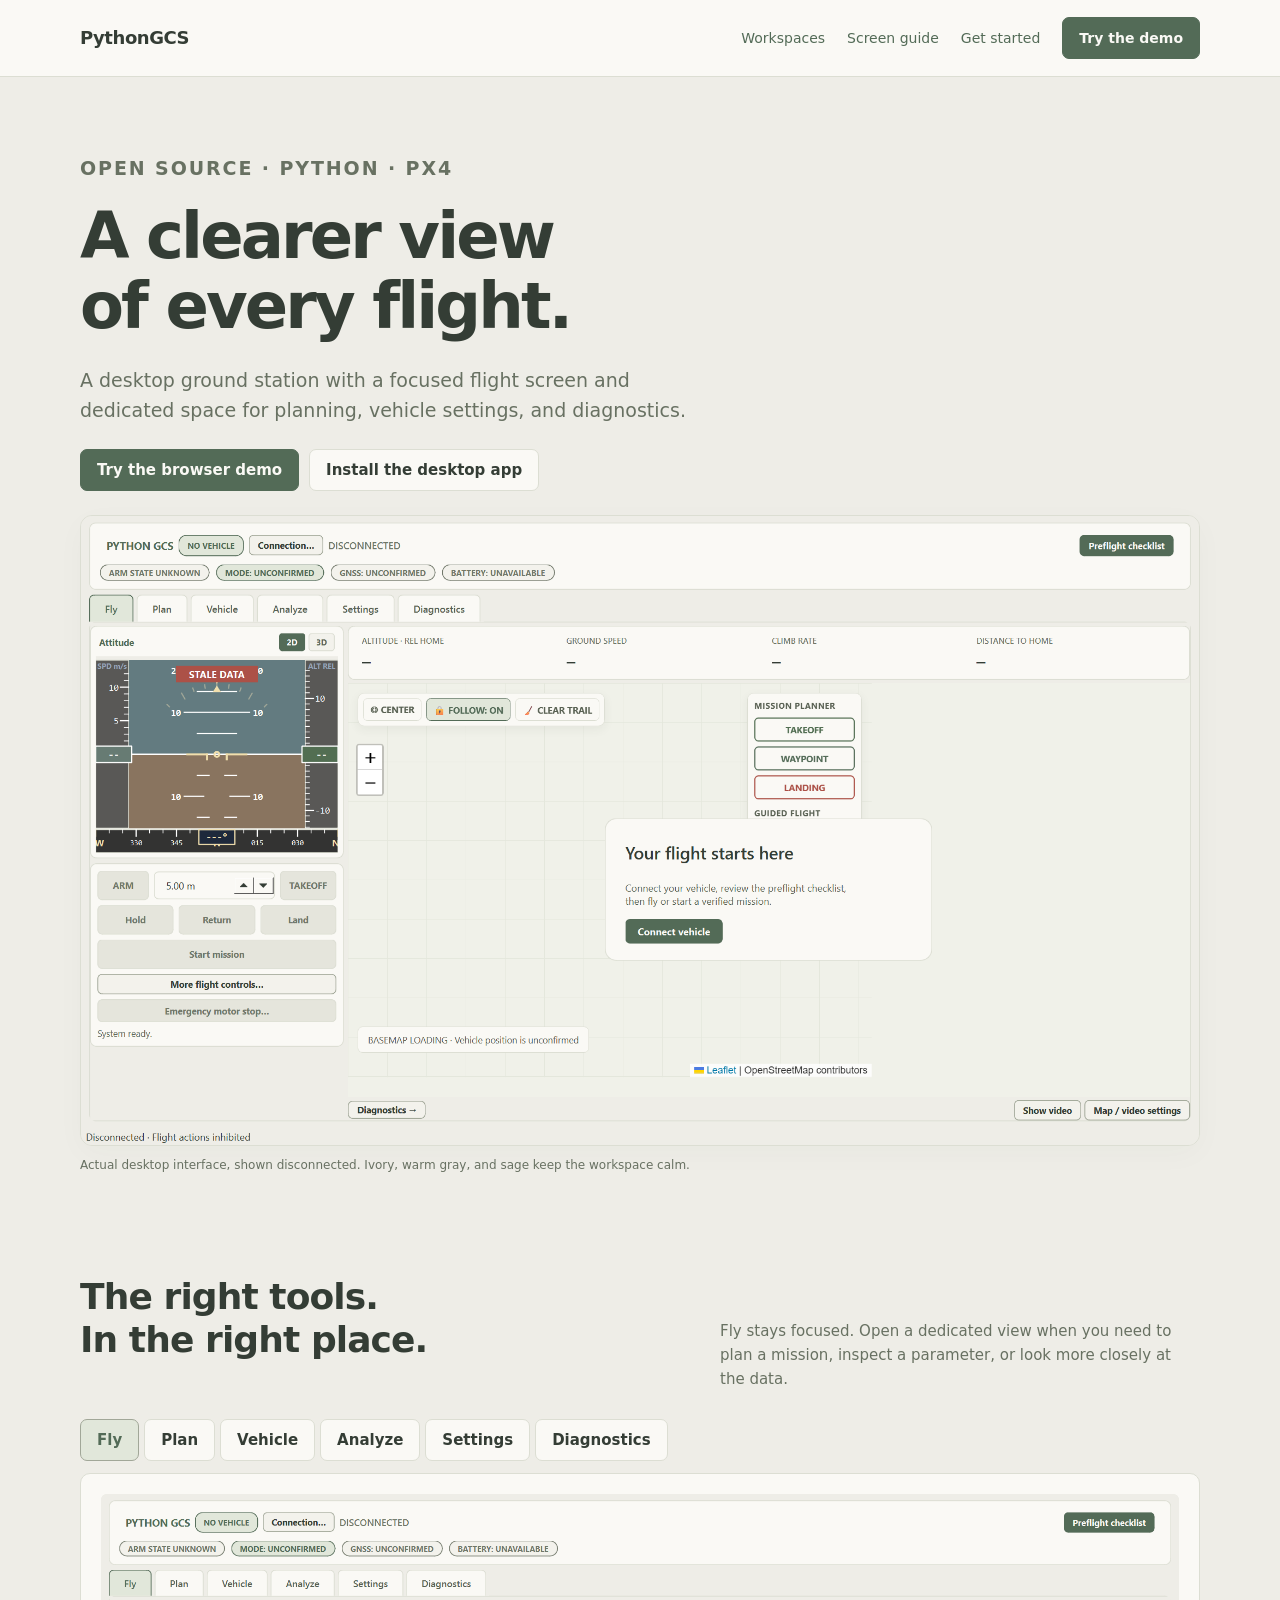
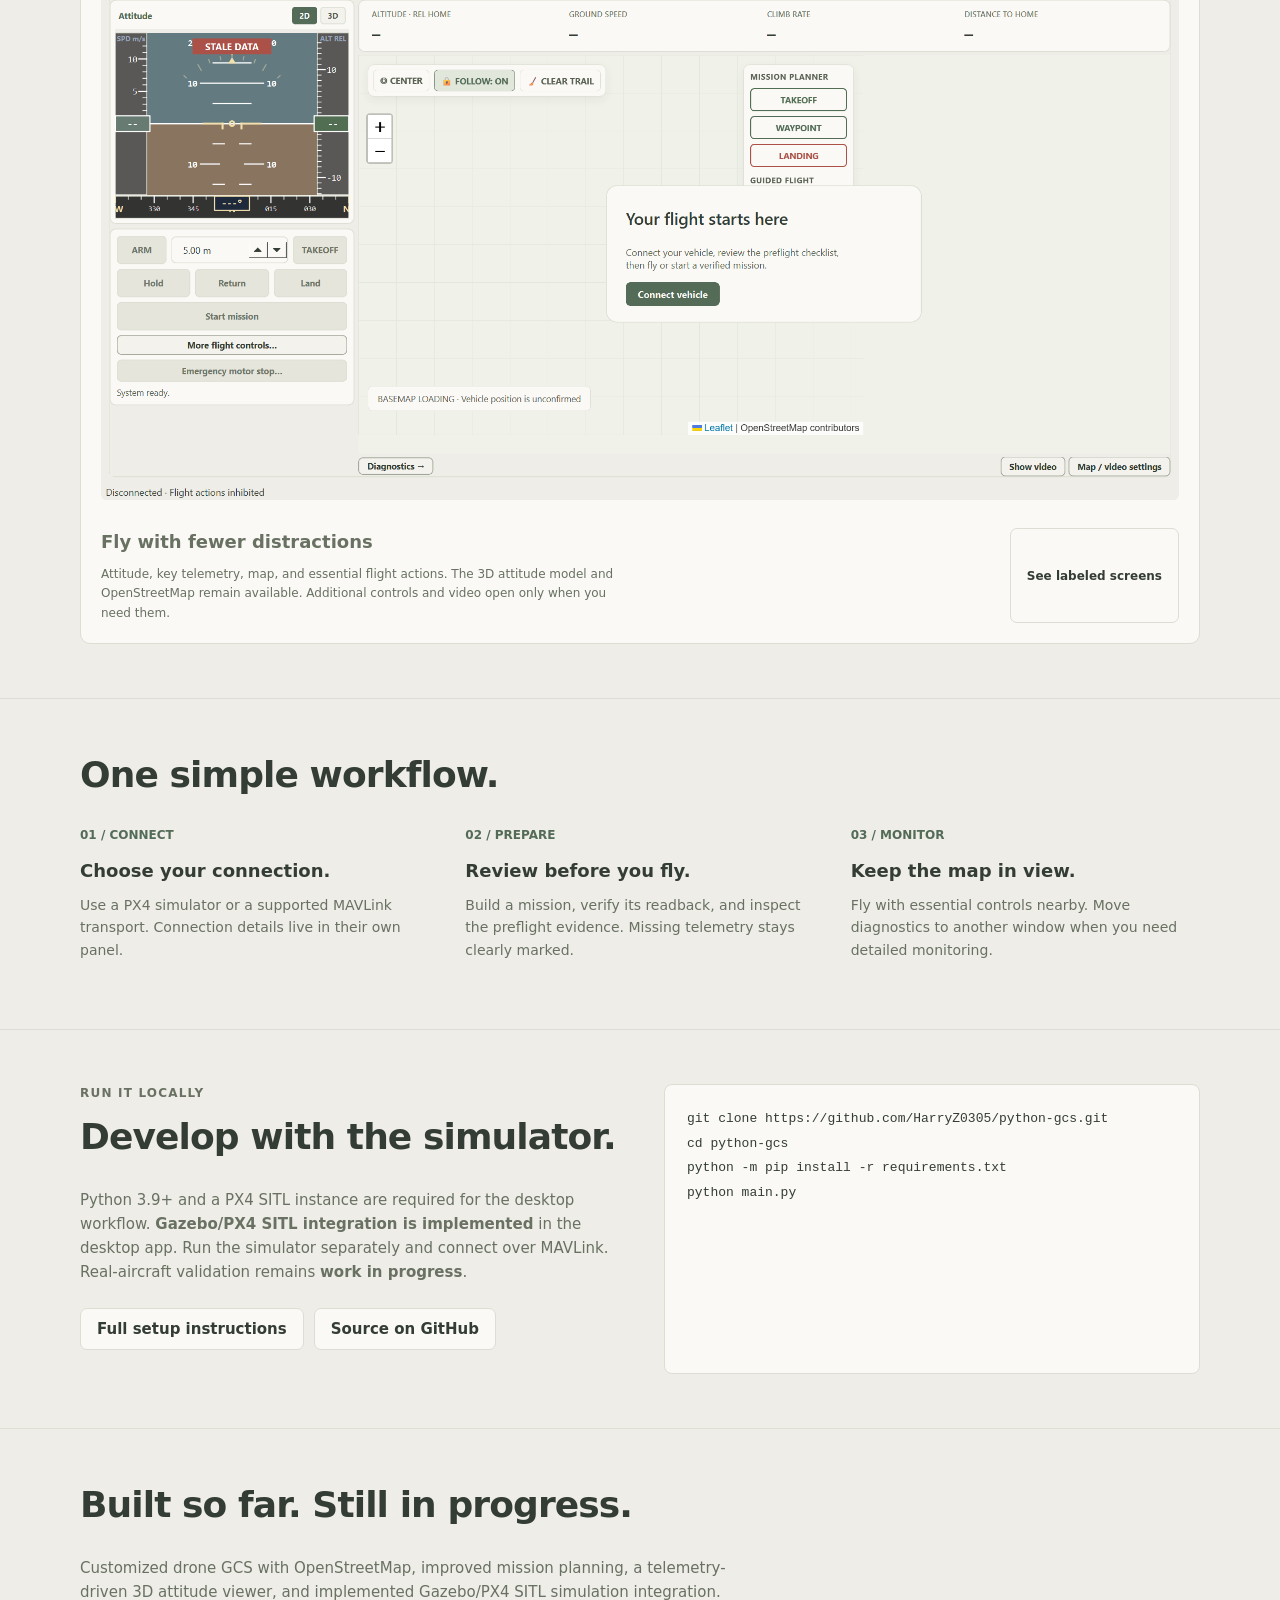
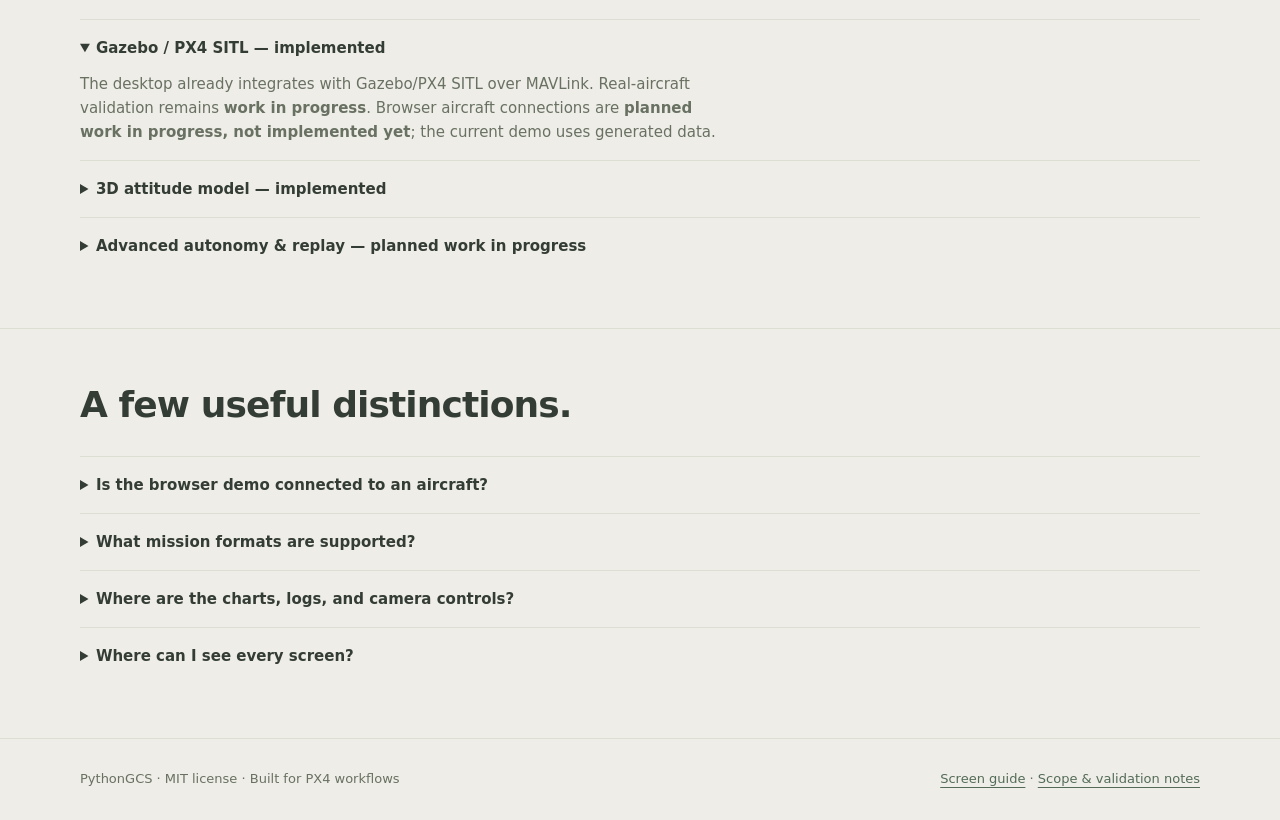
<file: index.html>
<!doctype html>
<html lang="en">
  <head>
    <meta charset="utf-8" />
    <meta name="viewport" content="width=device-width,initial-scale=1" />
    <meta
      name="description"
      content="Custom drone GCS with OpenStreetMap, mission planning, and 3D attitude. Gazebo/PX4 SITL integration is implemented; real-aircraft validation is work in progress."
    />
    <meta name="gcs-web-version" content="preserved-flight-features-4" />
    <title>PythonGCS — Clearer ground control</title>
    <link rel="stylesheet" href="assets/site.css?v=6" />
  </head>
  <body data-release="preserved-flight-features-4">
    <a class="skip-link" href="#main">Skip to content</a>
    <header class="site-header">
      <div class="wrap header-inner">
        <a class="brand" href="./" aria-label="PythonGCS home">PythonGCS</a>
        <nav class="header-links" aria-label="Main navigation">
          <a href="#workspaces">Workspaces</a><a href="guide/">Screen guide</a
          ><a href="#start">Get started</a
          ><a href="web_gcs.html" class="button primary">Try the demo</a>
        </nav>
      </div>
    </header>
    <main id="main">
      <section class="hero wrap">
        <p class="eyebrow">Open source · Python · PX4</p>
        <h1>A clearer view<br />of every flight.</h1>
        <p>
          A desktop ground station with a focused flight screen and dedicated
          space for planning, vehicle settings, and diagnostics.
        </p>
        <div class="actions">
          <a class="button primary" href="web_gcs.html">Try the browser demo</a
          ><a class="button" href="#start">Install the desktop app</a>
        </div>
        <figure>
          <img
            class="hero-image"
            src="design/fly-workspace.png"
            width="2049"
            height="1152"
            alt="The actual PythonGCS desktop Fly workspace with a large map area and a compact instrument and flight-action rail"
          />
          <figcaption>
            Actual desktop interface, shown disconnected. Ivory, warm gray, and
            sage keep the workspace calm.
          </figcaption>
        </figure>
      </section>
      <section class="section" id="workspaces">
        <div class="wrap">
          <div class="section-intro">
            <h2>The right tools.<br />In the right place.</h2>
            <p>
              Fly stays focused. Open a dedicated view when you need to plan a
              mission, inspect a parameter, or look more closely at the data.
            </p>
          </div>
          <div
            class="view-picker"
            aria-label="Explore desktop workspaces"
            id="workspace-picker"
          >
            <button type="button" data-workspace="fly" aria-pressed="true">
              Fly</button
            ><button type="button" data-workspace="plan" aria-pressed="false">
              Plan</button
            ><button
              type="button"
              data-workspace="vehicle"
              aria-pressed="false"
            >
              Vehicle</button
            ><button
              type="button"
              data-workspace="analyze"
              aria-pressed="false"
            >
              Analyze</button
            ><button
              type="button"
              data-workspace="settings"
              aria-pressed="false"
            >
              Settings</button
            ><button
              type="button"
              data-workspace="diagnostics"
              aria-pressed="false"
            >
              Diagnostics
            </button>
          </div>
          <figure class="gallery-card">
            <img
              id="workspace-image"
              src="design/fly-workspace.png"
              alt="Actual disconnected Fly workspace"
              loading="lazy"
            />
            <figcaption class="gallery-copy">
              <div>
                <h3 id="workspace-title">Fly with fewer distractions</h3>
                <p id="workspace-description">
                  Attitude, key telemetry, map, and essential flight actions.
                  The 3D attitude model and OpenStreetMap remain available.
                  Additional controls and video open only when you need them.
                </p>
              </div>
              <a href="guide/" class="button">See labeled screens</a>
            </figcaption>
          </figure>
        </div>
      </section>
      <section class="section">
        <div class="wrap">
          <h2>One simple workflow.</h2>
          <div class="steps">
            <div>
              <span class="step-number">01 / CONNECT</span>
              <h3>Choose your connection.</h3>
              <p>
                Use a PX4 simulator or a supported MAVLink transport. Connection
                details live in their own panel.
              </p>
            </div>
            <div>
              <span class="step-number">02 / PREPARE</span>
              <h3>Review before you fly.</h3>
              <p>
                Build a mission, verify its readback, and inspect the preflight
                evidence. Missing telemetry stays clearly marked.
              </p>
            </div>
            <div>
              <span class="step-number">03 / MONITOR</span>
              <h3>Keep the map in view.</h3>
              <p>
                Fly with essential controls nearby. Move diagnostics to another
                window when you need detailed monitoring.
              </p>
            </div>
          </div>
        </div>
      </section>
      <section class="section" id="start">
        <div class="wrap start-layout">
          <div>
            <p class="eyebrow">Run it locally</p>
            <h2>Develop with the simulator.</h2>
            <p class="muted">
              Python 3.9+ and a PX4 SITL instance are required for the desktop
              workflow.
              <strong>Gazebo/PX4 SITL integration is implemented</strong> in the
              desktop app. Run the simulator separately and connect over
              MAVLink. Real-aircraft validation remains
              <strong>work in progress</strong>.
            </p>
            <div class="actions">
              <a
                class="button"
                href="https://github.com/HarryZ0305/python-gcs#readme"
                >Full setup instructions</a
              ><a href="https://github.com/HarryZ0305/python-gcs" class="button"
                >Source on GitHub</a
              >
            </div>
          </div>
          <pre><code>git clone https://github.com/HarryZ0305/python-gcs.git
cd python-gcs
python -m pip install -r requirements.txt
python main.py</code></pre>
        </div>
      </section>
      <section class="section">
        <div class="wrap">
          <h2 id="project-status">Built so far. Still in progress.</h2>
          <p class="muted">
            Customized drone GCS with OpenStreetMap, improved mission planning,
            a telemetry-driven 3D attitude viewer, and implemented Gazebo/PX4
            SITL simulation integration.
          </p>
          <details open>
            <summary>Gazebo / PX4 SITL — implemented</summary>
            <p>
              The desktop already integrates with Gazebo/PX4 SITL over MAVLink.
              Real-aircraft validation remains
              <strong>work in progress</strong>. Browser aircraft connections
              are
              <strong>planned work in progress, not implemented yet</strong>;
              the current demo uses generated data.
            </p>
          </details>
          <details>
            <summary>3D attitude model — implemented</summary>
            <p>
              The desktop has a telemetry-driven aircraft attitude viewer that
              requires WebGL. The original 3D model is implemented and available
              in Fly; WebGL is required. 3D terrain reconstruction is
              <strong>planned work in progress, not implemented yet</strong>.
            </p>
          </details>
          <details>
            <summary>
              Advanced autonomy & replay — planned work in progress
            </summary>
            <p>
              Local mission editing, survey grids, a supported .plan subset, and
              historical CSV review are implemented. Terrain following, geofence
              editing, calibration wizards, broader mission formats, and full
              flight-log replay are <strong>planned work in progress</strong>.
              <a
                href="https://github.com/HarryZ0305/python-gcs/blob/main/docs/feature-status.md"
                >See feature status and implementation evidence</a
              >.
            </p>
          </details>
        </div>
      </section>
      <section class="section">
        <div class="wrap">
          <h2>A few useful distinctions.</h2>
          <details>
            <summary>Is the browser demo connected to an aircraft?</summary>
            <p>
              No. It is a local browser simulation for exploring the interface.
              Its flight motion, readings, video illustration, and event log are
              generated in your browser. Browser aircraft connections are
              <strong>work in progress (planned, not implemented yet)</strong>.
              Desktop Gazebo/PX4 SITL integration is implemented; real-aircraft
              validation remains <strong>work in progress</strong>.
            </p>
          </details>
          <details>
            <summary>What mission formats are supported?</summary>
            <p>
              The desktop editor supports the documented home-relative takeoff,
              waypoint, and landing subset of QGroundControl .plan files. It
              rejects unsupported mission semantics rather than silently
              changing them.
            </p>
          </details>
          <details>
            <summary>Where are the charts, logs, and camera controls?</summary>
            <p>
              Charts and event analysis have an Analyze view. Stream health and
              command messages are in Diagnostics, which can detach to a second
              window. Camera sources are configured in Settings, and video
              appears on demand in Fly.
            </p>
          </details>
          <details>
            <summary>Where can I see every screen?</summary>
            <p>
              The <a href="guide/">illustrated screen guide</a> includes all six
              workspaces, principal dialogs, and viewing modes, with bold labels
              showing where each feature is.
            </p>
          </details>
        </div>
      </section>
    </main>
    <footer>
      <div class="wrap footer-inner">
        <span>PythonGCS · MIT license · Built for PX4 workflows</span
        ><span
          ><a href="guide/">Screen guide</a> ·
          <a
            href="https://github.com/HarryZ0305/python-gcs/blob/main/docs/desktop-upgrade.md"
            >Scope & validation notes</a
          ></span
        >
      </div>
    </footer>
    <script type="module" src="assets/site.js?v=3"></script>
  </body>
</html>
</file>
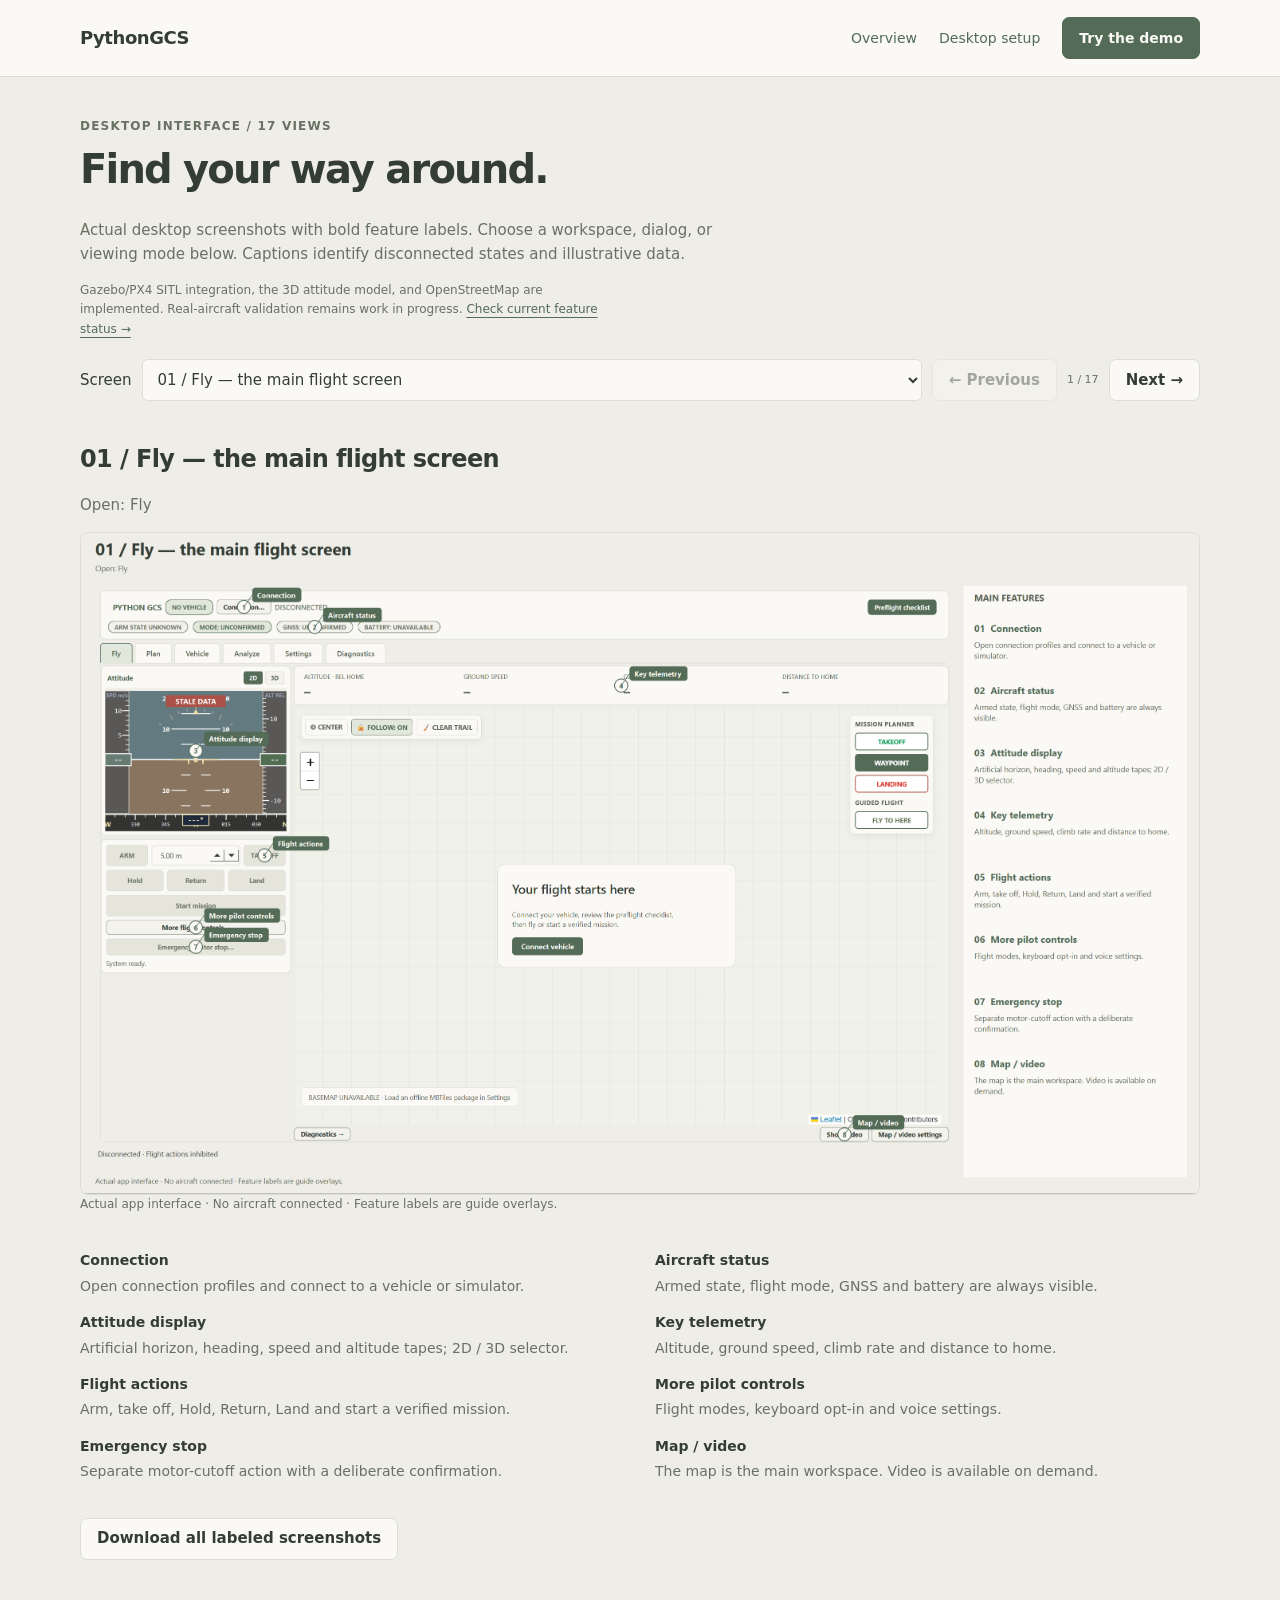
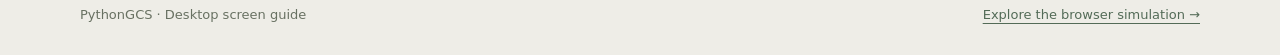
<file: guide/index.html>
<!doctype html>
<html lang="en">
  <head>
    <meta charset="utf-8" />
    <meta name="viewport" content="width=device-width,initial-scale=1" />
    <meta
      name="description"
      content="Explore PythonGCS desktop screens and dialogs with labeled feature locations."
    />
    <meta name="gcs-web-version" content="preserved-flight-features-4" />
    <title>PythonGCS — Screen guide</title>
    <link rel="stylesheet" href="../assets/site.css?v=6" />
  </head>
  <body>
    <a class="skip-link" href="#main">Skip to content</a>
    <header class="site-header">
      <div class="wrap header-inner">
        <a class="brand" href="../">PythonGCS</a>
        <nav class="header-links" aria-label="Main navigation">
          <a href="../">Overview</a>
          <a href="https://github.com/HarryZ0305/python-gcs#readme"
            >Desktop setup</a
          >
          <a class="button primary" href="../web_gcs.html">Try the demo</a>
        </nav>
      </div>
    </header>
    <main id="main" class="wrap">
      <div class="guide-top">
        <p class="eyebrow">Desktop interface / 17 views</p>
        <h1>Find your way around.</h1>
        <p class="muted">
          Actual desktop screenshots with bold feature labels. Choose a
          workspace, dialog, or viewing mode below. Captions identify
          disconnected states and illustrative data.
        </p>
        <p class="guide-note">
          Gazebo/PX4 SITL integration, the 3D attitude model, and OpenStreetMap
          are implemented. Real-aircraft validation remains work in progress.
          <a href="../#project-status">Check current feature status →</a>
        </p>
        <div class="guide-controls">
          <label for="screen-select">Screen</label
          ><select id="screen-select" aria-label="Choose a screen"></select>
          <button id="previous-screen">← Previous</button
          ><span id="screen-count" class="tiny"></span
          ><button id="next-screen">Next →</button>
        </div>
      </div>
      <section aria-labelledby="screen-title">
        <h2 id="screen-title" style="font-size: 24px">Loading screen guide…</h2>
        <p id="screen-path" class="muted"></p>
        <img
          id="screen-image"
          class="guide-image"
          alt="Labeled PythonGCS desktop screen"
        />
        <p id="screen-note" class="guide-note"></p>
        <ul id="screen-features" class="guide-feature-list"></ul>
      </section>
      <noscript
        >Enable JavaScript to browse the guide, or download the screenshot pack
        below.</noscript
      >
      <p>
        <a class="button" href="PythonGCS-feature-guide.zip" download
          >Download all labeled screenshots</a
        >
      </p>
    </main>
    <footer>
      <div class="wrap footer-inner">
        <span>PythonGCS · Desktop screen guide</span
        ><a href="../web_gcs.html">Explore the browser simulation →</a>
      </div>
    </footer>
    <script type="module" src="../assets/guide.js?v=6"></script>
  </body>
</html>
</file>
<file: assets/site.css>
:root {
  color-scheme: light;
  --bg: #eeede7;
  --surface: #faf9f5;
  --raised: #f3f2ec;
  --line: #dcded3;
  --ink: #343d35;
  --muted: #687162;
  --accent: #536b57;
  --soft: #e1e7da;
  --danger: #ac5147;
  --warning: #936c32;
  --sky: #637b80;
  --earth: #89745f;
  --shadow: 0 8px 30px #343d3507;
  font-family: "Segoe UI", system-ui, sans-serif;
  font-synthesis: none;
}
* {
  box-sizing: border-box;
}
html {
  scroll-behavior: smooth;
  scroll-padding-top: 90px;
}
body {
  margin: 0;
  background: var(--bg);
  color: var(--ink);
  font-size: 15px;
  line-height: 1.6;
}
button,
input,
select,
textarea {
  font: inherit;
  color: inherit;
}
a {
  color: var(--accent);
  text-underline-offset: 4px;
}
button,
a,
input,
select,
summary {
  touch-action: manipulation;
}
button,
.button {
  display: inline-flex;
  align-items: center;
  justify-content: center;
  gap: 8px;
  min-height: 42px;
  border: 1px solid var(--line);
  border-radius: 7px;
  padding: 8px 16px;
  background: var(--surface);
  color: var(--ink);
  text-decoration: none;
  font-weight: 600;
  cursor: pointer;
  line-height: 1.35;
}
button:hover,
.button:hover {
  background: var(--soft);
}
.primary {
  background: var(--accent);
  border-color: var(--accent);
  color: var(--surface);
}
.primary:hover {
  filter: brightness(0.94);
  background: var(--accent);
}
button:disabled {
  cursor: default;
  opacity: 0.4;
}
button.danger {
  color: var(--danger);
}
:focus-visible {
  outline: 3px solid var(--accent);
  outline-offset: 3px;
}
input,
select {
  min-height: 42px;
  border: 1px solid var(--line);
  background: var(--surface);
  border-radius: 6px;
  padding: 8px 11px;
  max-width: 100%;
}
input[type="checkbox"] {
  min-height: auto;
  width: 17px;
  height: 17px;
  accent-color: var(--accent);
}
input[type="number"] {
  width: 90px;
}
h1,
h2,
h3,
p {
  margin-top: 0;
}
h1 {
  font-size: clamp(36px, 5vw, 64px);
  font-weight: 600;
  letter-spacing: -0.045em;
  line-height: 1.08;
}
h2 {
  font-size: clamp(25px, 3vw, 36px);
  letter-spacing: -0.025em;
  line-height: 1.2;
  font-weight: 600;
}
h3 {
  font-size: 18px;
  font-weight: 600;
  margin-bottom: 8px;
}
p {
  max-width: 68ch;
}
.muted,
.eyebrow {
  color: var(--muted);
}
.eyebrow {
  font-size: 12px;
  font-weight: 700;
  letter-spacing: 0.1em;
  text-transform: uppercase;
}
.wrap {
  width: min(1120px, calc(100% - 48px));
  margin: auto;
}
.site-header {
  border-bottom: 1px solid var(--line);
  background: var(--surface);
}
.header-inner {
  display: flex;
  align-items: center;
  justify-content: space-between;
  gap: 18px;
  min-height: 76px;
}
.brand {
  color: var(--ink);
  font-weight: 700;
  font-size: 18px;
  text-decoration: none;
  letter-spacing: -0.025em;
  white-space: nowrap;
}
.header-links {
  display: flex;
  gap: 22px;
  align-items: center;
}
.header-links a {
  font-size: 14px;
  text-decoration: none;
}
.header-links a:hover {
  text-decoration: underline;
}
.hero {
  padding: 76px 0 46px;
}
.hero h1 {
  max-width: 760px;
  margin-bottom: 24px;
}
.hero p {
  font-size: 19px;
  color: var(--muted);
  max-width: 650px;
}
.actions {
  display: flex;
  gap: 10px;
  flex-wrap: wrap;
  margin: 24px 0;
}
.hero-image {
  display: block;
  width: 100%;
  height: auto;
  border: 1px solid var(--line);
  border-radius: 12px;
  box-shadow: var(--shadow);
}
figure {
  margin: 0;
}
figcaption {
  color: var(--muted);
  font-size: 12px;
  margin-top: 10px;
}
section.section {
  padding: 54px 0;
  border-bottom: 1px solid var(--line);
}
.section-intro {
  display: flex;
  align-items: end;
  justify-content: space-between;
  gap: 24px;
  margin-bottom: 24px;
}
.section-intro p {
  color: var(--muted);
  margin-bottom: 0;
  max-width: 480px;
}
.view-picker,
.tabs {
  display: flex;
  gap: 5px;
  overflow-x: auto;
  padding: 4px 0 12px;
  scrollbar-width: thin;
}
.view-picker button {
  white-space: nowrap;
}
.view-picker button[aria-pressed="true"],
.tabs button[aria-selected="true"] {
  background: var(--soft);
  border-color: #a1a798;
  color: var(--accent);
}
.gallery-card,
.panel {
  background: var(--surface);
  border: 1px solid var(--line);
  border-radius: 10px;
  padding: 20px;
}
.gallery-card img {
  display: block;
  width: 100%;
  object-fit: contain;
  max-height: 650px;
  border-radius: 6px;
  background: var(--bg);
}
.gallery-copy {
  display: flex;
  gap: 24px;
  justify-content: space-between;
  padding-top: 18px;
}
.gallery-copy p {
  margin-bottom: 0;
  color: var(--muted);
}
.steps {
  display: grid;
  grid-template-columns: repeat(3, 1fr);
  gap: 36px;
}
.step-number {
  display: block;
  font-size: 12px;
  color: var(--accent);
  font-weight: 700;
  margin-bottom: 12px;
}
.steps p {
  color: var(--muted);
  font-size: 14px;
}
.start-layout {
  display: grid;
  grid-template-columns: 1fr 1fr;
  gap: 48px;
}
pre {
  white-space: pre-wrap;
  overflow-wrap: anywhere;
  background: var(--surface);
  border: 1px solid var(--line);
  border-radius: 8px;
  padding: 22px;
  margin: 0;
  font:
    13px/1.9 Consolas,
    monospace;
}
code {
  font-family: Consolas, monospace;
}
details {
  border-top: 1px solid var(--line);
  padding: 16px 0;
}
summary {
  cursor: pointer;
  font-weight: 600;
}
details p {
  margin: 12px 0 0;
  color: var(--muted);
}
footer {
  padding: 30px 0;
  color: var(--muted);
  font-size: 13px;
}
.footer-inner {
  display: flex;
  justify-content: space-between;
  gap: 20px;
}
.skip-link {
  position: absolute;
  left: 12px;
  top: -80px;
  z-index: 100;
  background: var(--surface);
  padding: 12px;
}
.skip-link:focus {
  top: 12px;
}
.badge {
  font-size: 11px;
  font-weight: 700;
  padding: 4px 9px;
  border: 1px solid var(--line);
  background: var(--soft);
  border-radius: 20px;
  color: var(--accent);
  white-space: nowrap;
}
.guide-top {
  padding: 40px 0 24px;
}
.guide-top h1 {
  font-size: 40px;
}
.guide-controls {
  display: flex;
  gap: 10px;
  align-items: center;
  flex-wrap: wrap;
  margin: 20px 0;
}
.guide-controls select {
  flex: 1;
  min-width: 180px;
}
.guide-image {
  display: block;
  width: 100%;
  height: auto;
  background: var(--surface);
  border: 1px solid var(--line);
  border-radius: 8px;
}
.guide-feature-list {
  display: grid;
  grid-template-columns: repeat(2, 1fr);
  gap: 14px 30px;
  padding: 20px 0;
  list-style: none;
}
.guide-feature-list li {
  color: var(--muted);
  font-size: 14px;
}
.guide-feature-list strong {
  display: block;
  color: var(--ink);
  margin-bottom: 3px;
}
.guide-note {
  font-size: 12px;
  color: var(--muted);
}
/* Browser demo: one workspace at a time. */
.app-header {
  background: var(--surface);
  border-bottom: 1px solid var(--line);
  padding: 12px 24px;
  display: flex;
  align-items: center;
  gap: 14px;
  flex-wrap: wrap;
}
.app-header .right {
  margin-left: auto;
  display: flex;
  align-items: center;
  gap: 12px;
}
.app-header .muted {
  font-size: 12px;
}
.demo-shell {
  padding: 12px 22px 22px;
  max-width: 1800px;
  margin: auto;
}
.demo-nav {
  display: flex;
  justify-content: space-between;
  gap: 18px;
  align-items: center;
}
.demo-nav .tabs {
  padding-bottom: 10px;
}
.tabs button {
  white-space: nowrap;
  min-width: 82px;
}
.tabs button[aria-selected="true"] {
  font-weight: 700;
}
.session-strip {
  display: flex;
  gap: 8px;
  flex-wrap: wrap;
  margin: 0 0 12px;
}
.session-strip span {
  font-size: 12px;
  color: var(--muted);
  border: 1px solid var(--line);
  background: var(--surface);
  border-radius: 20px;
  padding: 3px 11px;
}
.session-strip b {
  font-weight: 600;
  color: var(--ink);
}
[hidden] {
  display: none !important;
}
.fly-layout {
  display: grid;
  grid-template-columns: 270px minmax(0, 1fr);
  gap: 14px;
  min-height: 600px;
}
.flight-rail {
  display: flex;
  flex-direction: column;
  gap: 12px;
}
.flight-rail .panel {
  padding: 14px;
}
.panel h2 {
  font-size: 17px;
  letter-spacing: 0;
  margin-bottom: 12px;
}
.instrument {
  width: 100%;
  height: 190px;
  display: block;
  border-radius: 5px;
}
.tiny {
  font-size: 11px;
  color: var(--muted);
}
.action-grid {
  display: grid;
  grid-template-columns: 1fr 1fr;
  gap: 8px;
}
.action-grid .wide {
  grid-column: 1/-1;
}
.action-grid button {
  padding: 9px 7px;
  min-height: 42px;
  font-size: 13px;
}
.takeoff-input {
  display: flex;
  align-items: center;
  justify-content: space-between;
  margin: 0 0 12px;
  font-size: 12px;
  color: var(--muted);
}
.essential-actions {
  display: grid;
  grid-template-columns: repeat(3, 1fr);
  gap: 6px;
  grid-column: 1/-1;
}
.essential-actions button {
  padding: 8px 3px;
}
.metrics {
  display: grid;
  grid-template-columns: repeat(4, 1fr);
  gap: 12px;
  background: var(--surface);
  border: 1px solid var(--line);
  border-radius: 9px;
  padding: 16px 20px;
  margin-bottom: 12px;
}
.metric small {
  display: block;
  color: var(--muted);
  font-size: 10px;
  letter-spacing: 0.045em;
  text-transform: uppercase;
  margin-bottom: 3px;
}
.metric output {
  font-size: 22px;
  font-weight: 600;
  font-variant-numeric: tabular-nums;
  letter-spacing: -0.03em;
}
.map-area {
  position: relative;
  min-height: 440px;
  border: 1px solid var(--line);
  border-radius: 10px;
  overflow: hidden;
  background: var(--raised);
}
.map-area > svg {
  width: 100%;
  height: 100%;
  min-height: 440px;
  display: block;
}
.map-caption {
  position: absolute;
  bottom: 12px;
  left: 16px;
  color: var(--muted);
  font-size: 11px;
  pointer-events: none;
}
.map-tools {
  position: absolute;
  top: 12px;
  left: 12px;
  display: flex;
  gap: 6px;
}
.map-tools button {
  font-size: 12px;
  min-height: 35px;
  padding: 6px 12px;
}
.welcome {
  position: absolute;
  left: 50%;
  top: 48%;
  transform: translate(-50%, -50%);
  width: min(380px, calc(100% - 40px));
  padding: 24px;
  border: 1px solid var(--line);
  border-radius: 12px;
  background: var(--surface);
  box-shadow: var(--shadow);
}
.welcome h2 {
  font-size: 24px;
  margin-bottom: 12px;
}
.welcome p {
  font-size: 13px;
  color: var(--muted);
  margin-bottom: 16px;
}
.video-inset {
  position: absolute;
  right: 16px;
  bottom: 38px;
  width: 255px;
  border: 1px solid #a1a798;
  border-radius: 8px;
  background: var(--surface);
  overflow: hidden;
}
.video-inset header {
  padding: 5px 10px;
  font-size: 10px;
  font-weight: 700;
  border-bottom: 1px solid var(--line);
}
.video-inset canvas {
  display: block;
  width: 100%;
  height: 140px;
}
.work-footer {
  display: flex;
  justify-content: space-between;
  align-items: center;
  gap: 8px;
  margin-top: 10px;
  font-size: 12px;
  color: var(--muted);
}
.work-footer button {
  min-height: 32px;
  font-size: 12px;
  padding: 5px 10px;
}
.workspace-heading {
  display: flex;
  justify-content: space-between;
  gap: 20px;
  align-items: start;
  margin: 12px 0 22px;
}
.workspace-heading h1 {
  font-size: 28px;
  margin-bottom: 8px;
  letter-spacing: -0.025em;
}
.workspace-heading p {
  font-size: 13px;
  color: var(--muted);
  margin: 0;
}
.toolbar {
  display: flex;
  gap: 8px;
  align-items: center;
  flex-wrap: wrap;
  margin-bottom: 16px;
}
.toolbar input[type="search"] {
  flex: 1;
  min-width: 180px;
}
.plan-layout {
  display: grid;
  grid-template-columns: minmax(0, 1fr) 390px;
  gap: 16px;
}
.plan-layout .map-area {
  min-height: 480px;
  cursor: crosshair;
}
.table-wrap {
  overflow: auto;
}
table {
  border-collapse: collapse;
  width: 100%;
  font-size: 13px;
  text-align: left;
}
th {
  color: var(--muted);
  font-weight: 600;
  border-bottom: 1px solid var(--line);
  padding: 10px 12px;
  white-space: nowrap;
}
td {
  padding: 10px 12px;
  border-bottom: 1px solid var(--line);
  vertical-align: middle;
}
td button {
  min-height: 28px;
  padding: 2px 7px;
  font-size: 11px;
}
td input {
  width: 65px !important;
  min-height: 32px;
  padding: 4px 6px;
}
.empty {
  text-align: center;
  color: var(--muted);
  padding: 30px;
}
.subtle-line {
  font-size: 12px;
  color: var(--muted);
  margin: 12px 0;
}
.charts {
  display: grid;
  grid-template-columns: 1fr 1fr;
  gap: 16px;
  margin-bottom: 18px;
}
.charts canvas {
  display: block;
  width: 100%;
  height: 230px;
}
.chart-title {
  font-size: 13px;
  font-weight: 600;
  margin: 0 0 10px;
}
.settings-grid {
  display: grid;
  grid-template-columns: 1fr 1fr;
  gap: 18px;
  max-width: 1040px;
}
.field {
  display: flex;
  align-items: center;
  justify-content: space-between;
  gap: 16px;
  margin: 16px 0;
  font-size: 13px;
}
.field label {
  flex: 1;
}
.field small {
  display: block;
  color: var(--muted);
  font-size: 11px;
}
.settings-grid p {
  font-size: 13px;
  color: var(--muted);
}
.health-grid {
  display: grid;
  grid-template-columns: 1fr 1fr;
  gap: 18px;
  margin-bottom: 18px;
}
.health-list {
  display: grid;
  grid-template-columns: 1fr auto;
  gap: 12px;
  font-size: 13px;
}
.health-list span:nth-child(2n) {
  color: var(--accent);
}
.log-box {
  max-height: 340px;
  overflow: auto;
  min-height: 160px;
}
.log-row {
  display: grid;
  grid-template-columns: 75px 80px 1fr;
  gap: 10px;
  padding: 9px 12px;
  border-bottom: 1px solid var(--line);
  font-size: 12px;
}
.log-row time,
.log-row .category {
  color: var(--muted);
}
.status-message {
  padding: 8px 4px;
  color: var(--muted);
  font-size: 12px;
  min-height: 35px;
}
.alert {
  border: 1px solid var(--warning);
  padding: 10px 14px;
  border-radius: 7px;
  color: var(--warning);
  font-size: 13px;
  margin: 0 0 12px;
}
.form-stack {
  display: flex;
  flex-direction: column;
  gap: 12px;
}
.form-stack label {
  font-size: 13px;
}
.form-stack input,
.form-stack select {
  width: 100%;
}
dialog {
  width: min(490px, calc(100% - 32px));
  padding: 28px;
  background: var(--surface);
  color: var(--ink);
  border: 1px solid var(--line);
  border-radius: 12px;
  box-shadow: 0 25px 100px #2225;
}
dialog::backdrop {
  background: #343d3555;
}
dialog h2 {
  font-size: 25px;
  margin-bottom: 12px;
}
dialog p {
  font-size: 13px;
  color: var(--muted);
}
.dialog-actions {
  display: flex;
  justify-content: flex-end;
  gap: 8px;
  margin-top: 22px;
}
dialog .check-list {
  padding: 0;
  list-style: none;
  font-size: 13px;
}
dialog .check-list li {
  padding: 9px 0;
  border-bottom: 1px solid var(--line);
}
.file-input {
  max-width: 240px;
  font-size: 12px;
}
.inline-label {
  display: flex;
  align-items: center;
  gap: 8px;
  font-size: 13px;
}
.monitor-mode .app-header .right a,
.monitor-mode .demo-nav,
.monitor-mode .session-strip {
  display: none;
}
.monitor-mode .demo-shell {
  padding-top: 18px;
}
[data-theme="dark"] {
  color-scheme: dark;
  --bg: #1d241f;
  --surface: #252e27;
  --raised: #202922;
  --line: #3e4b40;
  --ink: #e6eadf;
  --muted: #b2bdab;
  --accent: #b4c7a9;
  --soft: #354638;
  --danger: #e0a092;
  --warning: #d3ba88;
  --shadow: none;
}
[data-theme="dark"] .primary {
  color: #202922;
}
@media (max-width: 1000px) {
  .header-links {
    gap: 14px;
  }
  .fly-layout {
    grid-template-columns: 240px minmax(0, 1fr);
  }
  .plan-layout {
    grid-template-columns: 1fr;
  }
  .plan-layout .map-area {
    min-height: 340px;
  }
  .plan-layout .map-area > svg {
    min-height: 340px;
  }
  .metrics {
    padding: 13px;
    gap: 8px;
  }
  .metric output {
    font-size: 19px;
  }
  .steps {
    gap: 22px;
  }
}
@media (max-width: 700px) {
  .wrap {
    width: calc(100% - 32px);
  }
  .header-inner {
    min-height: 68px;
    flex-wrap: wrap;
    gap: 10px;
    padding: 12px 0;
  }
  .header-links {
    gap: 14px;
    flex-wrap: wrap;
  }
  .header-links a {
    font-size: 12px;
  }
  .hero {
    padding: 42px 0 30px;
  }
  .hero p {
    font-size: 16px;
  }
  .section-intro,
  .gallery-copy {
    display: block;
  }
  .section-intro p {
    margin-top: 12px;
  }
  .steps,
  .start-layout,
  .settings-grid,
  .health-grid,
  .charts {
    grid-template-columns: 1fr;
  }
  .start-layout {
    gap: 22px;
  }
  section.section {
    padding: 34px 0;
  }
  .steps {
    gap: 18px;
  }
  .app-header {
    padding: 10px 14px;
    gap: 8px;
  }
  .app-header .right {
    gap: 8px;
  }
  .app-header .muted {
    display: none;
  }
  .demo-shell {
    padding: 10px;
  }
  .demo-nav {
    display: block;
  }
  .tabs {
    width: 100%;
  }
  .tabs button {
    min-width: 70px;
    font-size: 13px;
  }
  .fly-layout {
    grid-template-columns: 1fr;
  }
  .flight-rail {
    display: grid;
    grid-template-columns: 1fr 1fr;
    align-items: start;
    gap: 10px;
  }
  .instrument {
    height: 180px;
  }
  .flight-rail .panel {
    padding: 10px;
  }
  .flight-rail .panel h2 {
    font-size: 14px;
  }
  .action-grid {
    gap: 5px;
  }
  .action-grid button {
    font-size: 11px;
    min-height: 36px;
  }
  .takeoff-input {
    display: block;
    margin-bottom: 8px;
  }
  .takeoff-input input {
    min-height: 32px;
    width: 70px;
    margin-left: 5px;
    padding: 3px;
  }
  .metrics {
    margin-top: 4px;
  }
  .metric small {
    font-size: 9px;
  }
  .metric output {
    font-size: 17px;
  }
  .map-area,
  .map-area > svg {
    min-height: 350px;
  }
  .video-inset {
    width: 190px;
  }
  .video-inset canvas {
    height: 105px;
  }
  .workspace-heading {
    display: block;
  }
  .workspace-heading .actions {
    margin: 14px 0;
  }
  .toolbar {
    gap: 6px;
  }
  .toolbar button {
    font-size: 12px;
    padding: 7px 10px;
  }
  .guide-top h1 {
    font-size: 32px;
  }
  .guide-feature-list {
    grid-template-columns: 1fr;
  }
  .footer-inner {
    display: block;
  }
  .work-footer {
    align-items: flex-start;
  }
  .charts canvas {
    height: 190px;
  }
  .session-strip {
    gap: 5px;
  }
  .session-strip span {
    font-size: 11px;
  }
  .log-row {
    grid-template-columns: 60px 58px 1fr;
    font-size: 11px;
    gap: 6px;
  }
  .gallery-card,
  .panel {
    padding: 14px;
  }
}
@media (prefers-reduced-motion: reduce) {
  html {
    scroll-behavior: auto;
  }
  * {
    animation: none !important;
    transition: none !important;
  }
}
.form-stack input[type="checkbox"] {
  width: 17px;
}
.attitude-heading {
  display: flex;
  align-items: center;
  justify-content: space-between;
  gap: 6px;
  margin-bottom: 8px;
}
.attitude-heading h2 {
  margin: 0;
}
.attitude-heading button {
  min-height: 28px;
  padding: 4px 7px;
  font-size: 11px;
}
.attitude-heading button[aria-pressed="true"] {
  background: var(--soft);
  color: var(--accent);
}
#attitude-model {
  position: relative;
  background: var(--raised);
  overflow: hidden;
  touch-action: none;
  cursor: grab;
}
#attitude-model canvas {
  display: block;
}
#attitude-model-status {
  position: absolute;
  inset: 12px;
  margin: 0;
  pointer-events: none;
}
.geographic-map {
  position: absolute;
  inset: 0;
  min-height: 100%;
  z-index: 1;
}
.map-tools {
  z-index: 810;
}
.welcome,
.video-inset {
  z-index: 820;
}
.map-caption {
  z-index: 800;
  background: var(--surface);
  padding: 3px 7px;
  border-radius: 4px;
  max-width: 70%;
}
.aircraft-marker span {
  display: block;
  text-align: center;
  color: #536b57;
  font-size: 27px;
  line-height: 28px;
  text-shadow: 0 0 3px white;
  transform-origin: center;
}
.leaflet-container {
  font-family: "Segoe UI", system-ui, sans-serif;
  background: var(--raised);
}
.leaflet-control-attribution {
  font-size: 9px;
}
.leaflet-control-zoom a {
  background: var(--surface);
  color: var(--ink);
}
.flight-rail .panel {
  min-width: 0;
}
#attitude-model canvas {
  position: absolute;
  inset: 0;
  width: 100% !important;
  height: 100% !important;
}
.geographic-map .leaflet-pane svg {
  min-height: 0;
  height: auto;
}
.map-tools {
  flex-wrap: wrap;
  max-width: calc(100% - 70px);
}
</file>
